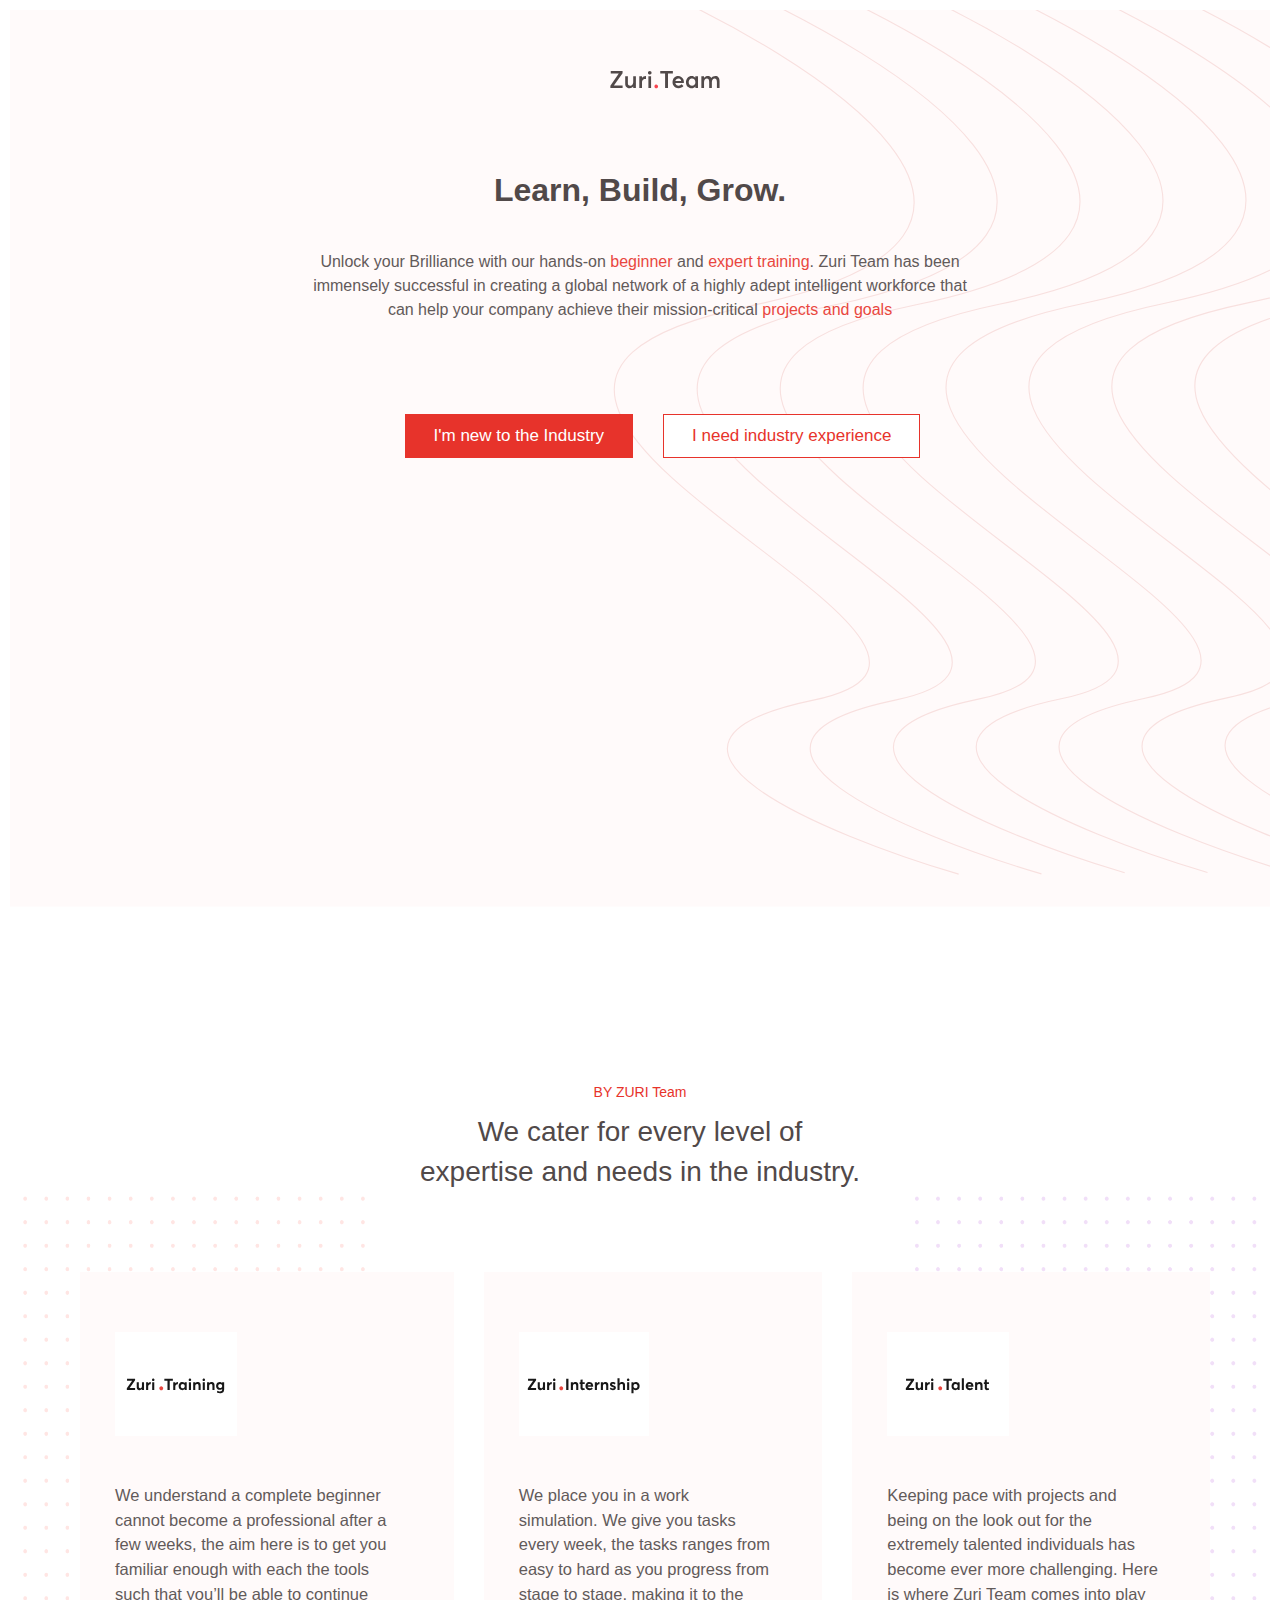
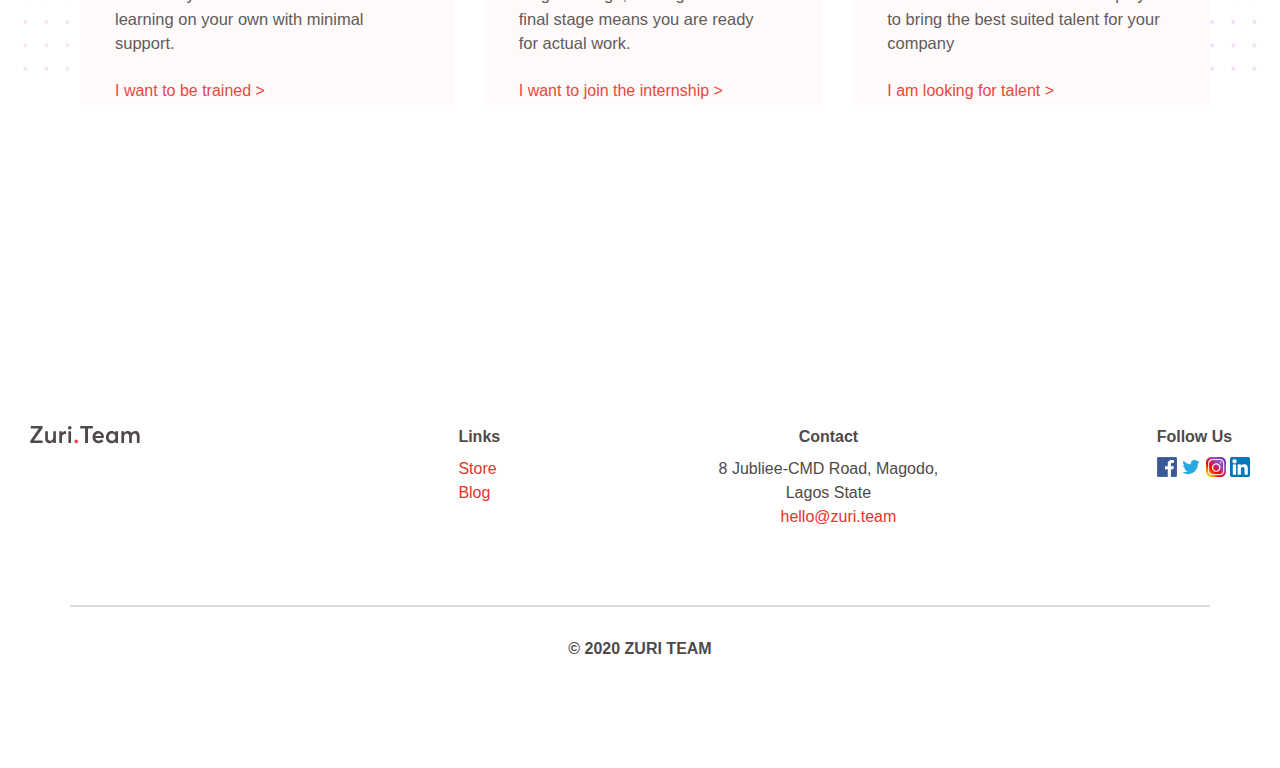
<file: index.html>
<!DOCTYPE html>
<html lang="en">

<head>
    <meta charset="UTF-8">
    <meta http-equiv="X-UA-Compatible" content="IE=edge">
    <meta name="viewport" content="width=device-width, initial-scale=1.0">
    <link href="./images/Zuri-favicon.png" rel="icon" sizes="16x16 32x32" type="image/png">
    <link rel="stylesheet" href="./style.css">

    <title>Zuri | Learn, Build, Grow.</title>
</head>

<body>

    <main>
        <section class="content-1">
            <div class="top-image">
                <img alt="Zuri logo" class="zuri-img" src="./images/zuri-logo-full.svg">
            </div>
            <div class="intro">
                <h2>Learn, Build, Grow.</h2>
                <p>Unlock your Brilliance with our hands-on <a href="https://training.zuri.team">beginner</a> and <a href="https://internship.zuri.team">expert training</a>. Zuri Team has been immensely successful in creating a global network of a highly
                    adept intelligent workforce that can help your company achieve their mission-critical <a href="https://talent.zuri.team">projects and goals</a></p>
                <div class="button">
                    <a href="index2.html">
                        <button class="my-button red-button">I'm new to the Industry</button>
                    </a>
                    <br>
                    <a href="index3.html">
                        <button class="my-button white-button">I need industry experience</button>
                    </a>
                </div>
            </div>
        </section>

        <section class="content-2">
            <div class="content-a">
                <h3>BY ZURI Team</h3>
                <p>We cater for every level of <br> expertise and needs in the industry.</p>
            </div>

            <div class="container">
                <div class="box-a">
                    <img alt="Zuri Training Logo" src="./images/zuri-training-img.svg">
                    <p>We understand a complete beginner cannot become a professional after a few weeks, the aim here is to get you familiar enough with each the tools such that you’ll be able to continue learning on your own with minimal support.</p>
                    <h3><a href="https://training.zuri.team/">I want to be trained &gt;</a></h3>
                </div>

                <div class="box-b">
                    <img alt="Zuri Internship Logo" src="./images/zuri-internship-img.svg">
                    <p>We place you in a work simulation. We give you tasks every week, the tasks ranges from easy to hard as you progress from stage to stage, making it to the final stage means you are ready for actual work. </p>
                    <h3><a href="https://internship.zuri.team/">I want to join the internship &gt;</a></h3>
                </div>

                <div class="box-c">
                    <img alt="Zuri Talent Logo" src="./images/zuri-talent-img.svg">
                    <p>Keeping pace with projects and being on the look out for the extremely talented individuals has become ever more challenging. Here is where Zuri Team comes into play to bring the best suited talent for your company</p>
                    <h3><a href="https://talent.zuri.team/">I am looking for talent &gt;</a></h3>
                </div>
            </div>

        </section>
    </main>

    <footer>
        <div class="footer-container">
            <div>
                <img alt="Zuri Logo" class="footer-logo" src="./images/zuri-logo-full.svg">
            </div>


            <div class="links">
                <h3>Links</h3>
                <a href="https://flutterwave.com/store/zuriteam">
                    <p>Store</p>
                </a>
                <a href="https://blog.zuri.team">
                    <p>Blog</p>
                </a>
            </div>

            <div class="contact">
                <div id="contact-id">
                    <h3>Contact</h3>
                </div>
                <div class="address">
                    <p>8 Jubliee-CMD Road, Magodo, <br>Lagos State</p>
                </div>
                <div class="email">
                    <p>
                        <a href="mailto:hello@zuri.com">
                        hello@zuri.team
                    </a>
                    </p>
                </div>
            </div>
            <div class="follow">
                <h3>Follow Us</h3>
                <div class="contact-icons">
                    <a target="_blank" href="https://web.facebook.com/thezuriteam"> <img alt="Zuri Facebook Handle" src="./images/facebook-logo.png" width="20px"> </a>
                    <a target="_blank" href="https://twitter.com/theZuriTeam"> <img alt="Zuri Twitter Handle" src="./images/twitter-logo.png" width="20px"> </a>
                    <a target="_blank" href="https://www.instagram.com/thezuriteam/"> <img alt="Zuri Instagram Handle" src="./images/insta-logo.png" width="20px"> </a>
                    <a href="#"> <img alt="Zuri LinkedIn Handle" src="./images/linkedin-logo.png" width="20px"> </a>
                </div>
            </div>
        </div>

        <div class="line">
            <hr>
        </div>

        <div class="copyright">
            <p> © 2020 ZURI TEAM </p>
        </div>

    </footer>
</body>

</html>
</file>
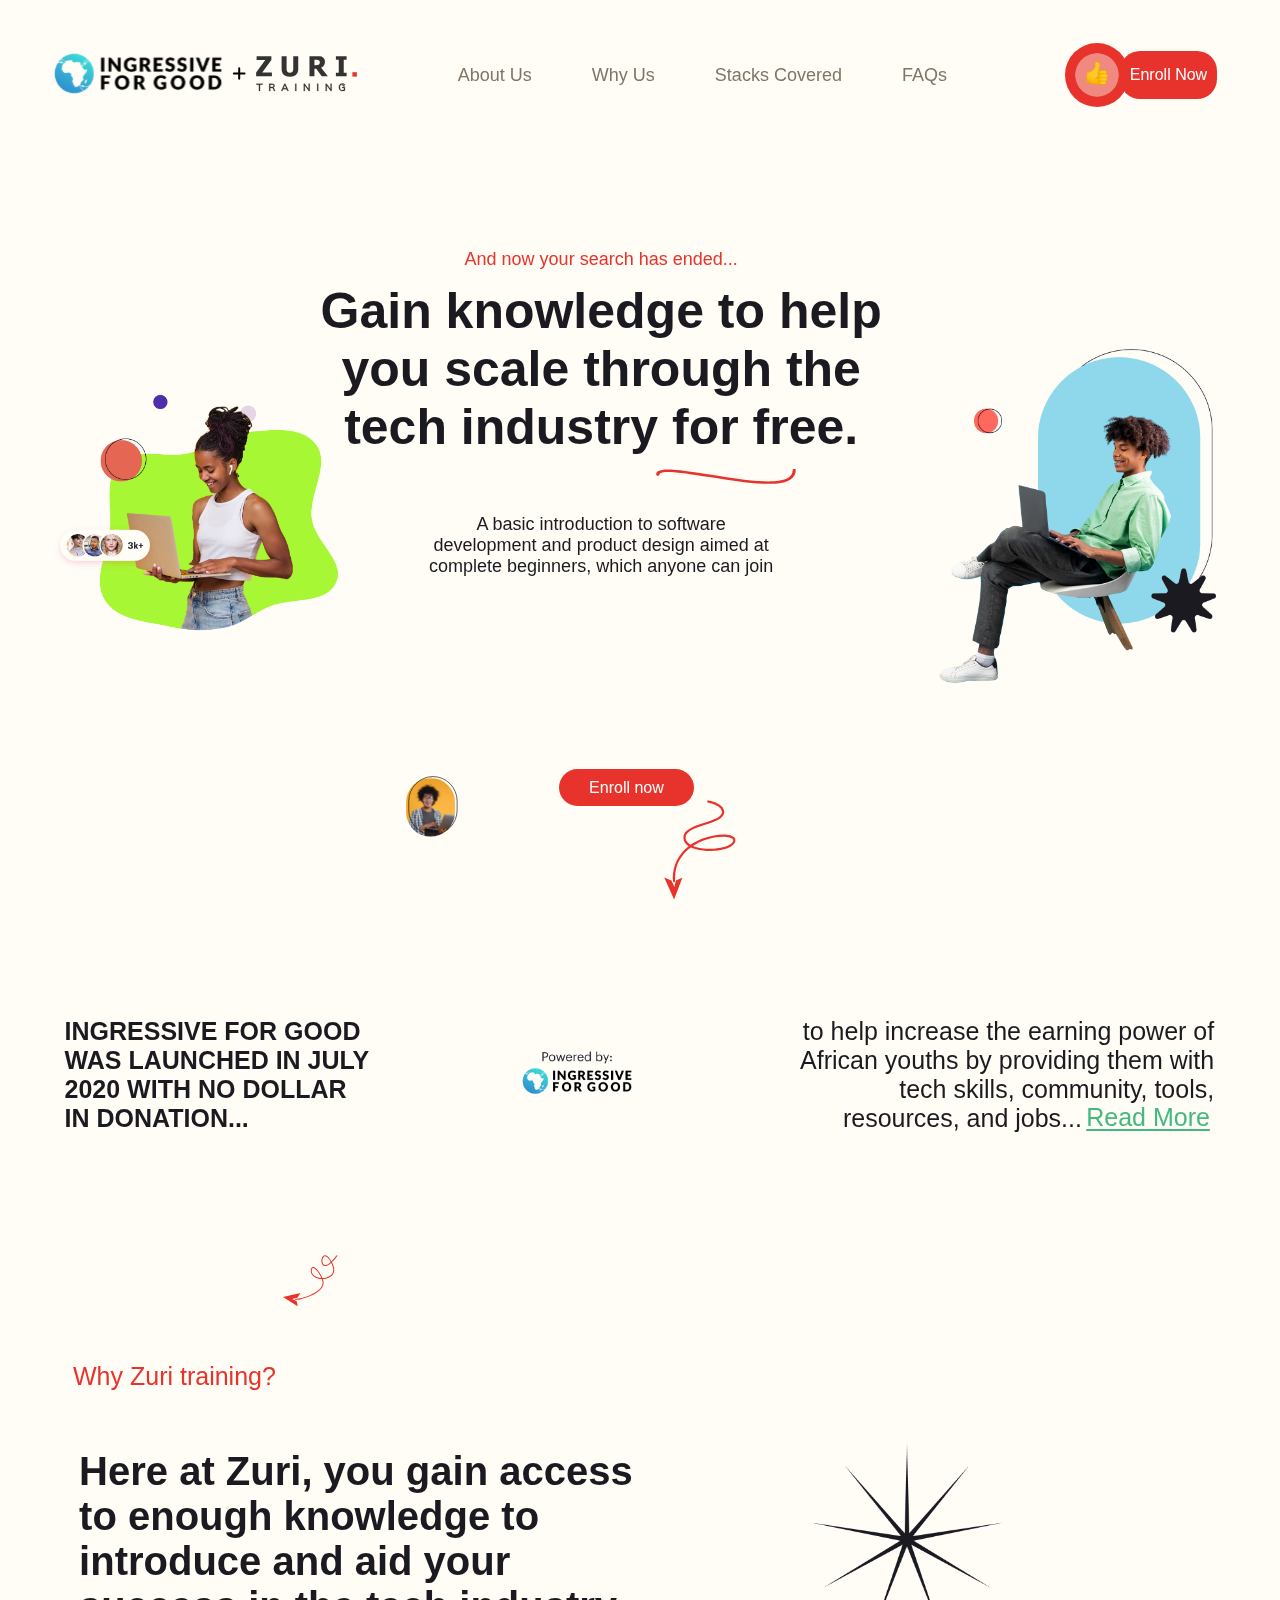
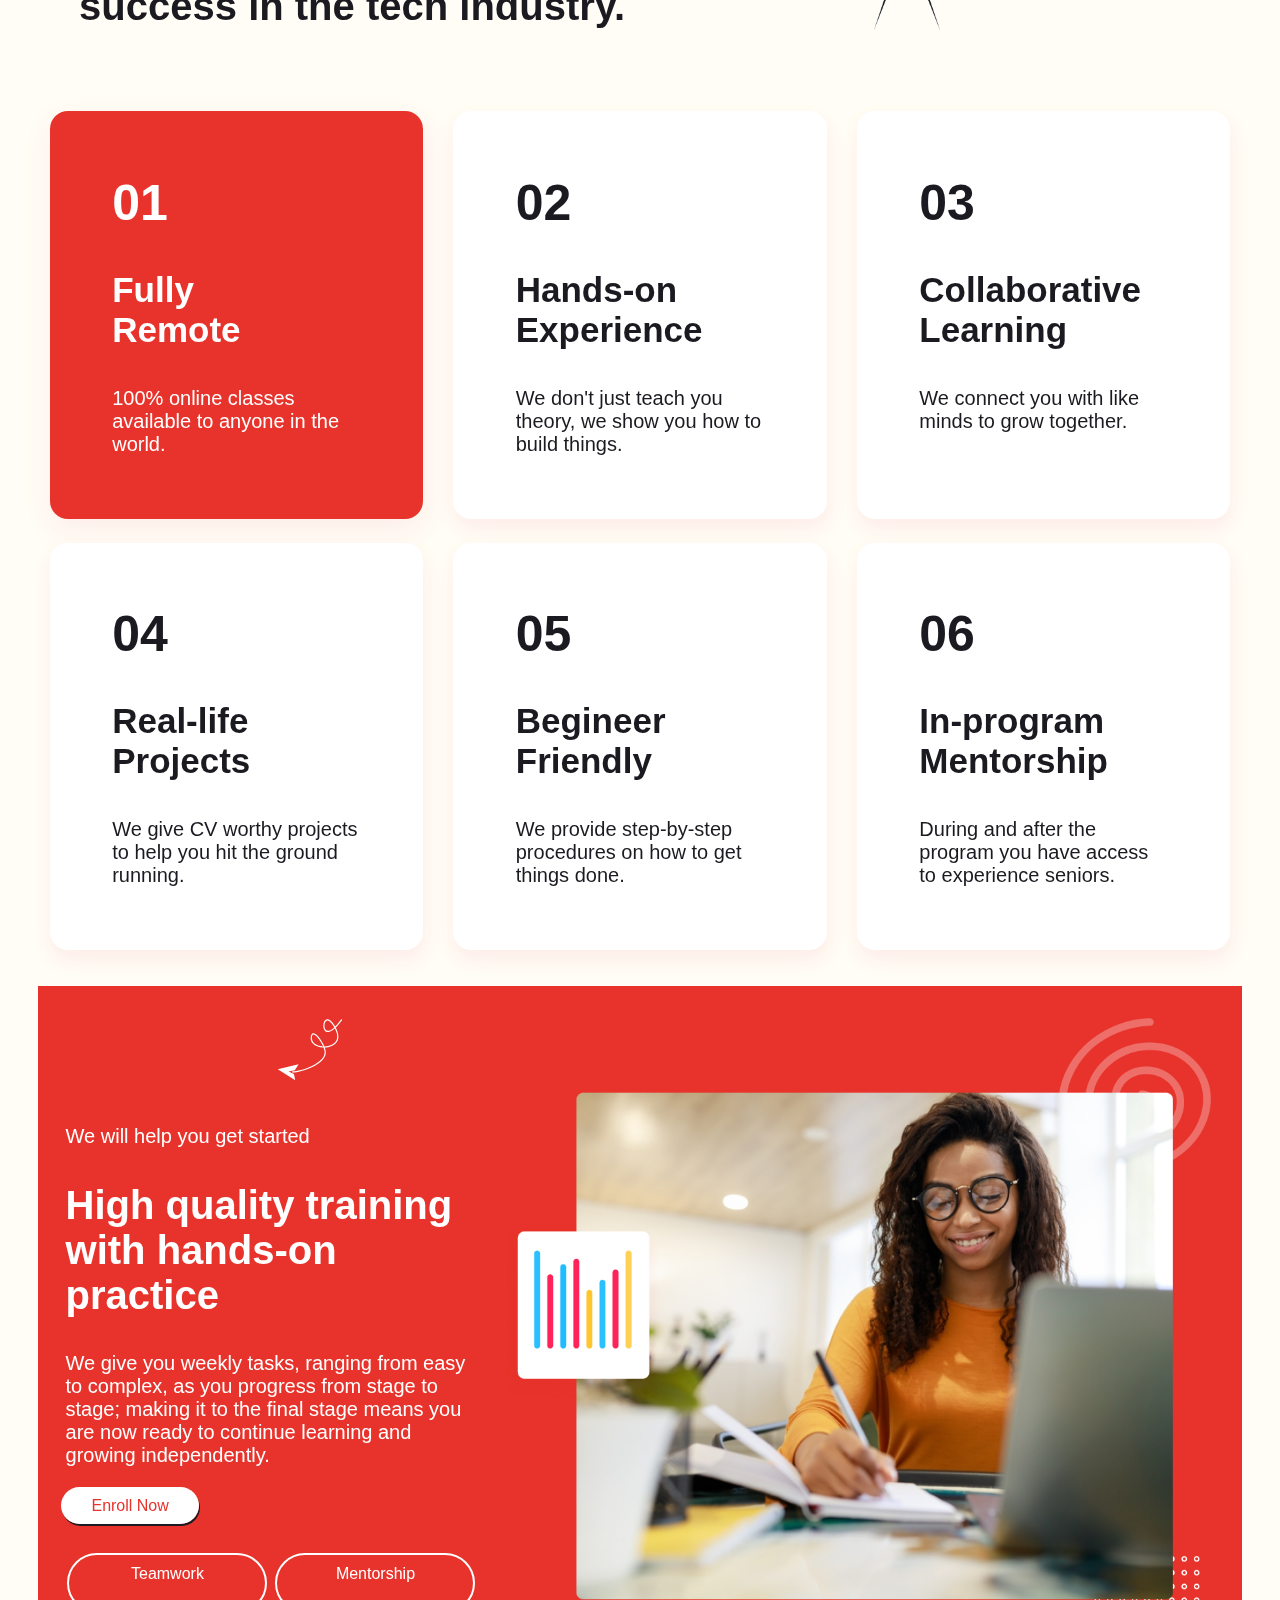
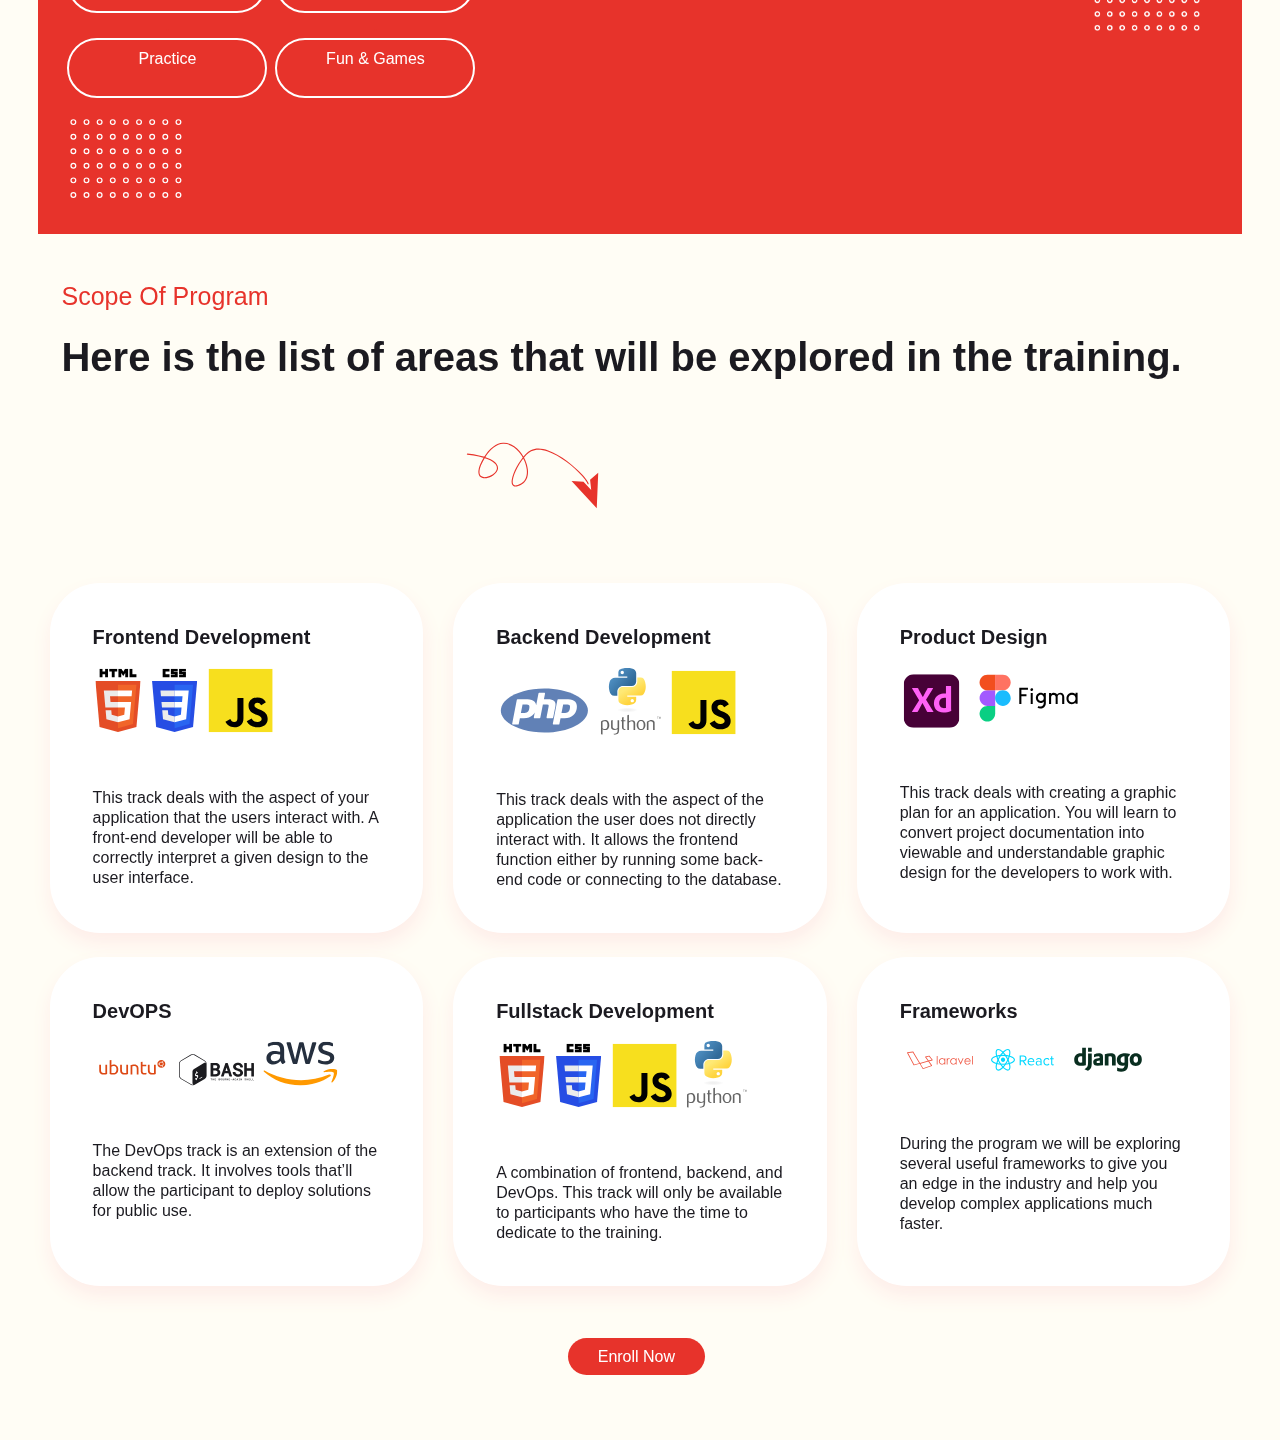
<file: index2.html>
<!DOCTYPE html>
<html lang="en">

<head>
    <meta charset="UTF-8">
    <meta http-equiv="X-UA-Compatible" content="IE=edge">
    <meta name="viewport" content="width=device-width, initial-scale=1.0">
    <title>training.zuri</title>
    <link rel="stylesheet" href="style2.css">
    <link href="./images/Zuri-favicon.png" rel="icon" sizes="16x16 32x32" type="image/png">


</head>

<body>
    <header class="nav-container">
        <div><img src="./images1/zuri logo.svg" alt="zurilogo"></div>
        <div>
            <nav>
                <a href="#">About Us</a>
                <a href="#">Why Us</a>
                <a href="#">Stacks Covered</a>
                <a href="#">FAQs</a>
            </nav>
        </div>

        <div class="btn">
            <img src="./images1/thumbs.png" alt="" class="thumbs">
            <a class="link" href="#">Enroll Now</a>
        </div>
    </header>

    <section class="first-section">
        <div>
            <img src="/images1/lady1.jpg" alt="" class="lady">
        </div>
        <div class=header-font>
            <p>And now your search has ended...</p>
            <h1>Gain knowledge to help you scale through the tech industry for free.</h1>
            <img src="./images1/line.svg" alt="" class="line">
            <p class="p-2">A basic introduction to software development and product design aimed at complete beginners, which anyone can join</p>
        </div>
        <div>
            <img src="./images1/male1.jpg" alt="" class="male">

        </div>

    </section>

    <section>
        <div class="btn-content">
            <div>
                <img src="/images1/maleface.svg" alt="" class="maleface">
            </div>
            <div class="btn-1">
                <div><a class="link-2" href="#">Enroll now</a>
                    <img src="./images1/section1wire.svg" alt="" class="wire">
                </div>
            </div>
        </div>
    </section>

    <section>

        <div class="container">

            <div class="left-content">
                <p class="p-3">INGRESSIVE FOR GOOD WAS LAUNCHED IN JULY 2020 WITH NO DOLLAR IN DONATION...</p>
            </div>

            <div>
                <img src="./images1/ingresive.jpg" alt="" class="ingressive">
            </div>

            <div>
                <p class="p-4"> to help increase the earning power of African youths by providing them with tech skills, community, tools, resources, and jobs...<a id="readmore" href="">Read More</a></p>

            </div>

        </div>

    </section>

    <section>
        <div>
            <div>
                <img src="./images1/section3wire.svg" alt="" class="wire2">
            </div>

            <div>
                <p class="p-5">Why Zuri training?</p>
            </div>


            <div class="container-1">

                <div>
                    <p class="p-6">Here at Zuri, you gain access to enough knowledge to introduce and aid your success in the tech industry.</p>
                </div>

                <div>
                    <img src="./images1/Star.jpg" alt="" class="star">
                </div>


            </div>

        </div>
    </section>

    <section>
        <div class="cards">
            <div class="card-1">
                <h1 id="card-h0">01</h1>
                <p id="card-h03">Fully <br> Remote</p>
                <p id="card-p0">100% online classes available to anyone in the world.</p>
            </div>

            <div class="card-2">
                <h1 id="card-h1">02</h1>
                <p id="card-h3">Hands-on Experience</p>
                <p id="card-p">We don't just teach you theory, we show you how to build things.</p>
            </div>

            <div class="card-2">
                <h1 id="card-h1">03</h1>
                <p id="card-h3">Collaborative Learning</p>
                <p id="card-p">We connect you with like minds to grow together.

                </p>
            </div>

        </div>
        <div class="cards">
            <div class="card-2">
                <h1 id="card-h1">04</h1>
                <p id="card-h3">Real-life Projects</p>
                <p id="card-p">We give CV worthy projects to help you hit the ground running.

                </p>
            </div>

            <div class="card-2">
                <!-- <img src="./curve5.svg" alt="" id="curve-5"> -->
                <h1 id="card-h1">05</h1>
                <p id="card-h3">Begineer Friendly</p>
                <p id="card-p">We provide step-by-step procedures on how to get things done.</p>
            </div>

            <div class="card-2">
                <h1 id="card-h1">06</h1>
                <p id="card-h3">In-program Mentorship</p>
                <p id="card-p">During and after the program you have access to experience seniors.</p>
            </div>

        </div>

    </section>

    <section>

        <div class="container-2">
            <div class="left-content-1">
                <img src="./images1/section5wire.svg" alt="" class="wire3">
                <p class="p-7">We will help you get started</p>
                <p class="p-8">High quality training with hands-on practice</p>
                <p class="p-7">We give you weekly tasks, ranging from easy to complex, as you progress from stage to stage; making it to the final stage means you are now ready to continue learning and growing independently.</p>
                <a class="link-3" href="#">Enroll Now</a>

                <div class="mini-links">
                    <div>
                        <div class="left-mini">Teamwork</div>
                        <p>.</p>
                        <div class="left-mini">Practice</div>
                    </div>

                    <div>
                        <div class="right-mini">Mentorship</div>
                        <p>.</p>
                        <div class="right-mini">Fun & Games</div>
                    </div>
                </div>

                <div>
                    <img src="./images1/dotsection5.svg" alt="" class="dot-1">
                </div>

            </div>
            <div>
                <img src="./images1/section5-image.png" alt="" class="image">

            </div>
        </div>
    </section>

    <section>
        <div>
            <p class="p-9">Scope Of Program</p>
            <p class="p-10">Here is the list of areas that will be explored in the training.</p>
            <img src="./images1/section6.svg" alt="" class="wire4">
        </div>

        <div class="course-cards">
            <div class="card-a">
                <h1 class="p-11">Frontend Development</h1>
                <div id="logo-1">
                    <img src="./images1/html.svg" alt="">
                    <img src="./images1/css-3 logo.svg" alt="">
                    <img src="./images1/javascript logo.svg" alt="">
                </div>
                <p class="p-12">This track deals with the aspect of your application that the users interact with. A front-end developer will be able to correctly interpret a given design to the user interface.</p>
            </div>

            <div class="card-a">
                <h1 class="p-11">Backend Development</h1>
                <div id="logo-1">
                    <img src="./images1/php2 logo.svg" alt="">
                    <img src="./images1/python-4 logo.svg" alt="">
                    <img src="./images1/javascript logo.svg" alt="">
                </div>
                <p class="p-12">This track deals with the aspect of the application the user does not directly interact with. It allows the frontend function either by running some back-end code or connecting to the database.</p>
            </div>

            <div class="card-a">
                <h1 class="p-11">Product Design</h1>
                <div id="logo-1">
                    <img src="./images1/adobe-xd logo.svg" alt="">
                    <img src="./images1/Figma logo.svg" alt="">
                </div>
                <p class="p-12">This track deals with creating a graphic plan for an application. You will learn to convert project documentation into viewable and understandable graphic design for the developers to work with.</p>
            </div>

        </div>

        <div class="course-cards">
            <div class="card-a">
                <h1 class="p-11">DevOPS</h1>
                <div id="logo-1">
                    <img src="./images1/Ubuntu logo.svg" alt="" id="logo-a">
                    <img src="./images1/Bash logo.svg" alt="" id="logo-a">
                    <img src="./images1/aws logo.svg" alt="" id="logo-a">
                </div>
                <p class="p-12">The DevOps track is an extension of the backend track. It involves tools that’ll allow the participant to deploy solutions for public use.</p>
            </div>

            <div class="card-a">
                <h1 class="p-11">Fullstack Development</h1>
                <div id="logo-1">
                    <img src="./images1/html.svg" alt="">
                    <img src="./images1/css-3 logo.svg" alt="">
                    <img src="./images1/javascript logo.svg" alt="">
                    <img src="./images1/python-4 logo.svg" alt="">
                </div>
                <p class="p-12">A combination of frontend, backend, and DevOps. This track will only be available to participants who have the time to dedicate to the training.</p>
            </div>

            <div class="card-a">
                <h1 class="p-11">Frameworks</h1>
                <div id="logo-1">
                    <img src="./images1/Laravel logo.svg" alt="" id="logo-a">
                    <img src="./images1/React logo.svg" alt="" id="logo-a">
                    <img src="./images1/Django logo.svg" alt="" id="logo-a">
                </div>
                <p class="p-12">During the program we will be exploring several useful frameworks to give you an edge in the industry and help you develop complex applications much faster.</p>
            </div>

        </div>

        <div class="btn-4">
            <a class="link-4" href="">Enroll Now</a>
        </div>
    </section>


    <section>




    </section>


</body>

</html>
</file>
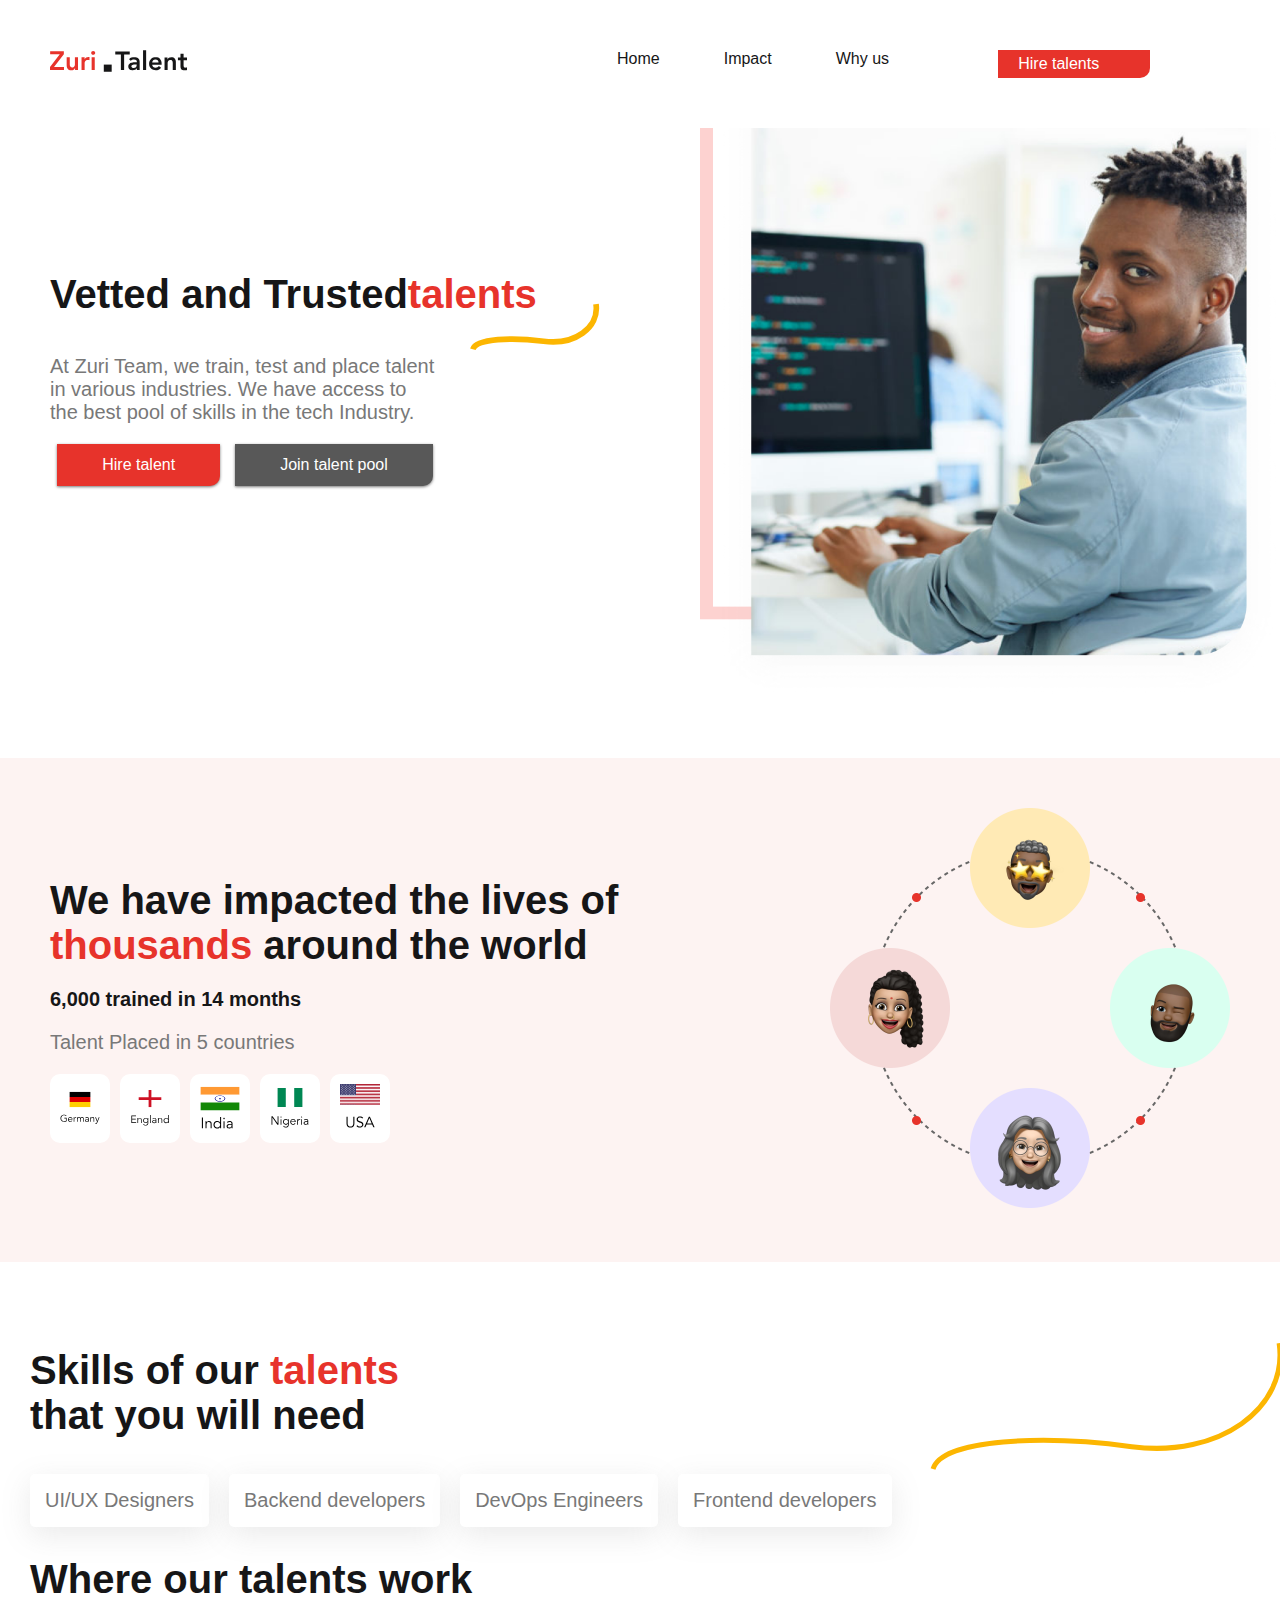
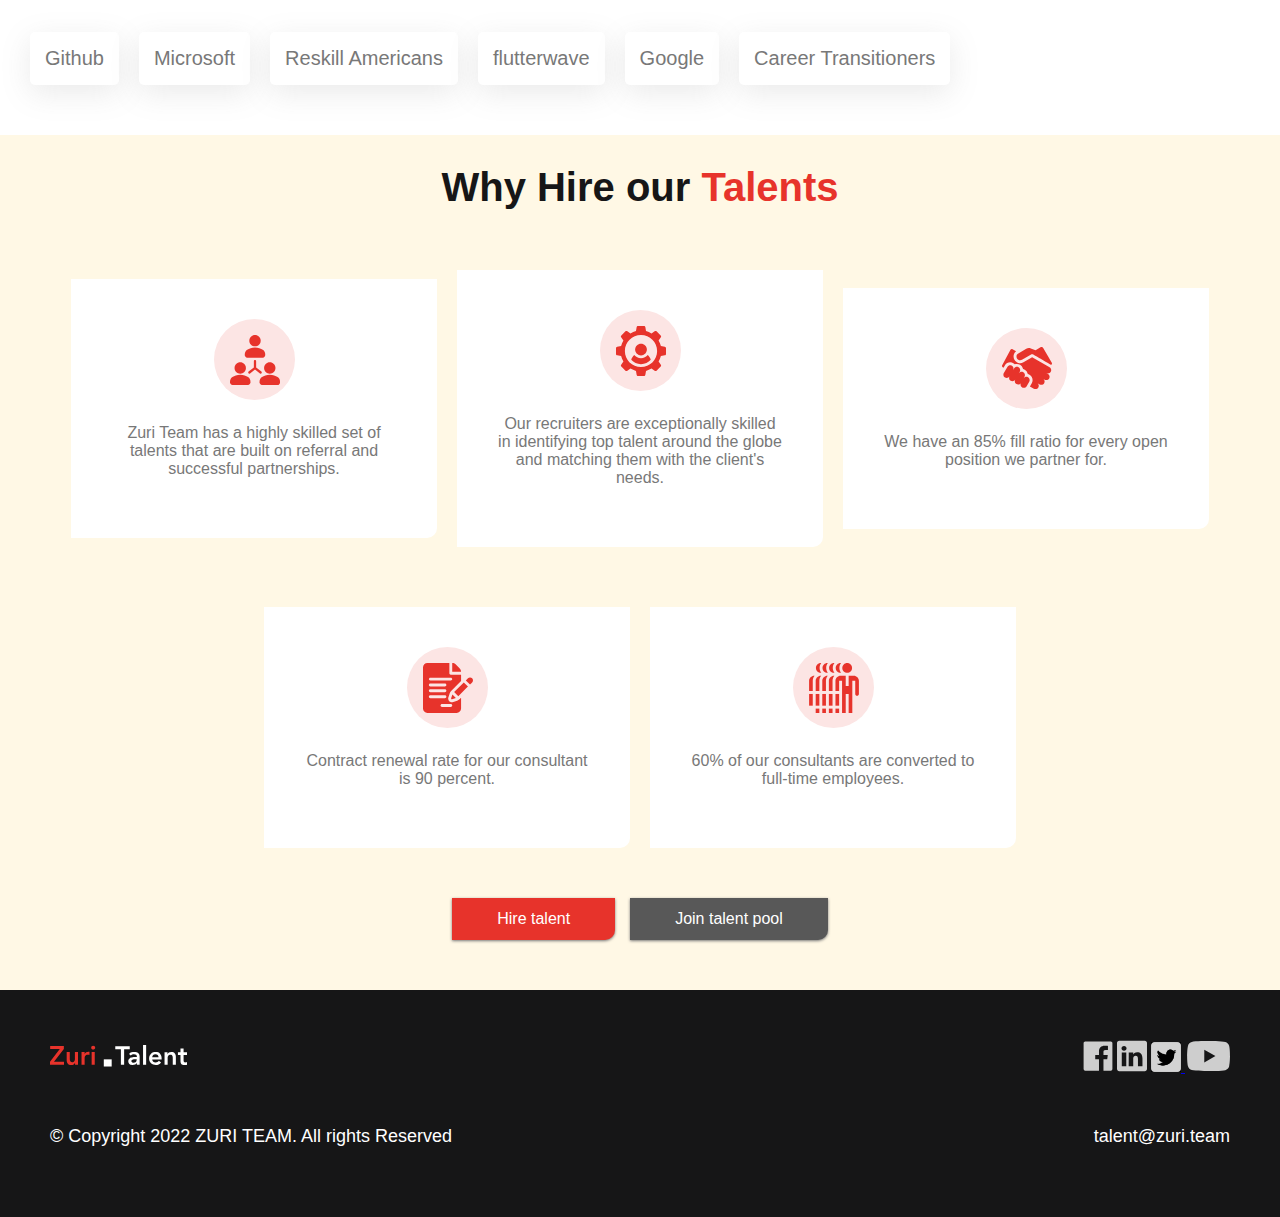
<file: index3.html>
<!DOCTYPE html>
<html lang="en">

<head>
    <meta charset="UTF-8">
    <meta http-equiv="X-UA-Compatible" content="IE=edge">
    <meta name="viewport" content="width=device-width, initial-scale=1.0">
    <title>Zuri</title>
    <link rel="stylesheet" href="style3.css">
    <link href="./images/Zuri-favicon.png" rel="icon" sizes="16x16 32x32" type="image/png">
</head>

<body>
    <nav class="nav-container">
        <div><img src="./images1/logo2.svg" alt="logo"></div>
        <div class="nav-links"> <a href="">Home</a>
            <a href="#impact">Impact</a>
            <a href="#why us">Why us</a>
        </div>
        <div class="btn-1">
            <a id="hire-text" href="">Hire talents</a>
        </div>
    </nav>

    <section>
        <div class="first-section">
            <div class="left-content">
                <p>Vetted and Trusted<span>talents</span></p>
                <img src="./images1/thick2.svg" alt="thick" class="thick-2">
                <p class="p-one">At Zuri Team, we train, test and place talent in various industries. We have access to the best pool of skills in the tech Industry. </p>

                <div class="btns">
                    <a href=""><button class="left">Hire talent</button></a>
                    <a href=""><button class="right">Join talent pool</button></a>
                </div>
            </div>
            <div>
                <img class="section1-image" src="./images1/section1.png" alt="image">
            </div>
            <div>
                <img class="line-1" src="./images1/line1.svg" alt="image">
            </div>

        </div>

    </section>

    <section>
        <div class="section-2" id="impact">
            <div>
                <p>We have impacted the lives of <span>thousands</span> around the world</p>
                <p class="p-two">6,000 trained in 14 months</p>
                <p class="p-one">Talent Placed in 5 countries</p>
                <div class="flags">
                    <img class="flag-border" id="flag-size" src="./images1/GER.svg" alt="GER">
                    <img class="flag-border" id="flag-size" src="./images1/ENG.svg" alt="ENG">
                    <img class="flag-border" id="flag-size" src="./images1/ind.svg" alt="ind">
                    <img class="flag-border" id="flag-size" src="./images1/NIG.svg" alt="NIG">
                    <img class="flag-border" id="flag-size" src="./images1/ussa.svg" alt="usa">
                </div>
            </div>
            <div>
                <img class="image" src="./images1/section2.png" alt="image">

            </div>

        </div>
    </section>

    <section class="section-3">
        <div class="header-line">
            <div>
                <p class="p-three" id="header-text">Skills of our <span>talents</span> that you will need</p>
            </div>
            <div>
                <img class="line-3" src="./images1/line1.svg" alt="image">
            </div>
        </div>

        <div class="talent-list">
            <a href=""> <button class="talent-btns">UI/UX Designers</button></a>
            <a href=""> <button class="talent-btns">Backend developers</button></a>
            <a href=""> <button class="talent-btns">DevOps Engineers</button></a>
            <a href=""> <button class="talent-btns">Frontend developers</button></a>
        </div>

        <div>
            <p class="p-three" id="header-text">Where our talents work</p>
        </div>

        <div class="talent-list">
            <a href=""> <button class="talent-btns">Github</button></a>
            <a href=""> <button class="talent-btns">Microsoft</button></a>
            <a href=""> <button class="talent-btns">Reskill Americans</button></a>
            <a href=""> <button class="talent-btns">flutterwave</button></a>
            <a href=""> <button class="talent-btns">Google</button></a>
            <a href=""> <button class="talent-btns">Career Transitioners</button></a>
        </div>

    </section>

    <section class="section-4" id="why us">
        <div>
            <p class="p-four">Why Hire our <span>Talents</span></p>
        </div>

        <!-- <div>
            <img class="rope" src="./images1/rope.svg" alt="">
        </div> -->

        <div class="why-hire">
            <div class="containers">
                <img class="container-icons" src="./images1/people.svg" alt="image">
                <p class="p-five">Zuri Team has a highly skilled set of talents that are built on referral and successful partnerships.</p>
            </div>

            <div class="containers">
                <img class="container-icons" src="./images1/mech.svg" alt="image">
                <p class="p-five">Our recruiters are exceptionally skilled in identifying top talent around the globe and matching them with the client's needs.</p>
            </div>

            <div class="containers">
                <img class="container-icons" src="./images1/hand2.svg" alt="image">
                <p class="p-five">We have an 85% fill ratio for every open position we partner for.</p>
            </div>
        </div>

        <div class="why-hire">
            <div class="containers">
                <img class="container-icons" src="./images1/write.svg" alt="image">
                <p class="p-five">Contract renewal rate for our consultant is 90 percent.</p>
            </div>

            <div class="containers">
                <img class="container-icons" src="./images1/many.svg" alt="">
                <p class="p-five">60% of our consultants are converted to full-time employees.</p>
            </div>

        </div>

        <div class="btns-1">
            <a href=""><button class="left">Hire talent</button></a>
            <a href=""><button class="right">Join talent pool</button></a>
        </div>
    </section>

    <footer>
        <div class="logo-social">
            <div><img src="./images1/logo.svg" alt=""></div>
            <div>
                <a target="_blank" href="https://web.facebook.com/thezuriteam">
                    <img class="icons" src="./images1/facebook.svg" alt=""></a>
                <a target="_blank" href="https://www.linkedin.com/company/zuri-team">
                    <img class="icons" src="./images1/linkd.svg" alt=""></a>
                <a target="_blank" href="https://twitter.com/theZuriTeam">
                    <img src="./images1/twit.png " alt=" " style="width: 30px ; ">
                </a>
                <a target="_blank" href="https://youtube.com/thezuriteam">
                    <img class="icons " src="./images1/youtube.svg " alt=" " style="width: 45px ; ">
                </a>
            </div>
        </div>

        <div class="copyright">
            <div>
                <p class="copyright-info">© Copyright 2022 ZURI TEAM. All rights Reserved</p>
            </div>

            <div>
                <a target="_blank" class="copyright-info" href="mailto:talent@zuri.team">talent@zuri.team</a>
            </div>
        </div>
    </footer>
</body>

</html>
</file>
<file: style.css>
@import url('http://fonts.cdnfonts.com/css/graphik');
@font-face {
    font-family: Averta;
    src: url(https://res.cloudinary.com/dafsch2zs/raw/upload/v1596618987/Zuri%20Landing/AvertaDemoPECuttedDemo-Regular_dghpn7.otf);
}

* {
    margin: 0;
    padding: 0;
    box-sizing: border-box;
    font-family: 'Averta' 'Graphik' sans-serif;
}

body {
    width: 100%;
    padding: 10px;
    font-size: 16px;
    line-height: 1.5;
    color: #514949;
    text-align: left;
    background-color: white;
    text-decoration: none;
    font-family: 'Averta', 'Graphik', sans-serif;
}

body a {
    text-decoration: none;
    color: #E7332B;
}

.content-1 {
    height: 100vh;
    background-image: url(./images/hero-bg.svg);
    background-size: cover;
    background-position: center center;
    background-repeat: no-repeat;
}

.top-image {
    margin: auto;
    display: flex;
    padding-top: 60px;
    margin-bottom: 67px;
}

.zuri-img {
    display: flex;
    margin-left: 550px;
}

.intro {
    padding: 10px;
    max-width: 700px;
    margin: 0 auto;
    text-align: center;
}

.intro h2 {
    color: #514949;
    font-size: 2rem;
    ;
    font-weight: 800;
    margin-bottom: 36px;
    text-align: center;
    line-height: 48px;
}

.intro p {
    margin-top: 0;
    margin-bottom: 1rem;
    line-height: 24px;
    color: #514949;
    opacity: 0.9;
    text-align: center;
}

.button {
    margin-top: 82px;
    margin-left: 45px;
    display: flex;
    flex-wrap: wrap;
    justify-content: center;
    padding: 10px;
    gap: 3px;
}

.my-button {
    padding: 11px 28px;
    border: 1px solid #E7332B;
    font-size: 17px;
}

.red-button {
    background-color: #E7332B;
    color: white;
    margin-right: 24px;
}

.white-button {
    background-color: white;
    color: #E7332B;
}

.red-button:hover {
    background-color: white;
    color: #E7332B;
}

.white-button:hover {
    background-color: #E7332B;
    color: white;
}

section.content-2 {
    background-color: white;
    overflow: hidden;
}

.content-a {
    margin-top: 170px;
    text-align: center;
}

.content-a h3 {
    font-size: 14px;
    line-height: 24px;
    color: #E7332B;
    font-weight: 100;
}

.content-a p {
    font-size: 28px;
    line-height: 40px;
    color: #514949;
    text-align: center;
    margin-top: 8px;
}

.container {
    margin-top: 0;
    padding-top: 0;
    display: flex;
    flex-direction: row;
    gap: 30px;
    padding-top: 50px;
    padding-left: 2px;
    color: #514949;
    font-size: 16.5px;
    font-weight: 200;
    opacity: 0.9;
}

.container img {
    margin-top: 60px;
    margin-left: 35px;
    padding-bottom: 40px;
}

.box-a {
    background-color: #fffafa;
    margin-left: 10px;
}

.box-b {
    background-color: #fffafa;
}

.box-c {
    background-color: #fffafa;
}

.container p {
    margin-left: 35px;
    padding-right: 50px;
    padding-bottom: 20px;
}

.container a {
    font-size: 16px;
    padding-left: 35px;
    font-weight: 100;
}

.footer-container {
    margin-top: 300px;
    padding-top: 10px;
    display: flex;
    flex-direction: row;
    justify-content: space-between;
    margin-bottom: 56px;
    padding: 20px;
}

.footer-container h3 {
    font-size: 16px;
    font-weight: 700;
    color: #514949;
    margin-bottom: 8px;
}

.line hr {
    margin-left: 60px;
    margin-right: 60px;
    opacity: 0.2;
    border: 0.7px solid #514949;
}

.copyright p {
    padding-top: 30px;
    text-align: center;
    font-size: 16px;
    line-height: 24px;
    font-weight: bold;
    color: #514949;
    padding-bottom: 97px;
}


/* Extra small devices (phones, 600px and down) */

@media only screen and (max-width: 600px) {
    .content-1 {
        align-items: center;
    }
    .top-image {
        margin-left: -70px !important;
        display: flex;
        padding-top: 60px;
        margin-bottom: 67px;
    }
    .zuri-img {
        display: flex;
    }
    .white-button {
        margin-top: 20px;
        margin-right: 20px;
    }
    .container {
        flex-direction: column;
    }
    .container p {
        font-size: 17px;
        background-image: none !important;
    }
    .footer-container {
        flex-direction: column;
        align-items: center;
    }
    .footer-logo {
        width: 150px;
        padding-bottom: 30px;
    }
    .footer-container h3 {
        font-size: x-large;
    }
    .links p {
        font-size: 16px;
        padding-bottom: 10px;
        padding-left: 10px;
    }
    #contact-id {
        padding-left: 80px;
    }
    .address {
        text-align: center;
        font-size: 14px;
        padding-right: 5px;
        padding-bottom: 20px;
        padding-left: 30px;
    }
    .email {
        padding-left: 75px;
        font-size: 14px;
        font-weight: 100;
        padding-bottom: 30px;
    }
    .follow {
        text-align: center;
    }
    .follow h3 {
        font-size: x-large;
        padding-bottom: 10px;
        padding-left: 10px;
    }
    .line {
        padding-top: 70px;
    }
}


/* Medium devices (landscape tablets, 768px and up) */

@media only screen and (max-width: 768px) {
    .content-1 {
        align-items: center;
    }
    .zuri-img {
        display: flex;
        margin-left: 320px !important;
    }
    .container {
        flex-direction: column;
    }
    .container p {
        font-size: 17px;
        background-image: none !important;
    }
    .footer-container {
        flex-direction: column;
        align-items: center;
    }
    .footer-logo {
        width: 150px;
        padding-bottom: 30px;
    }
    .footer-container h3 {
        font-size: x-large;
    }
    .links p {
        font-size: 16px;
        padding-bottom: 10px;
        padding-left: 10px;
    }
    #contact-id {
        padding-left: 80px;
    }
    .address {
        text-align: center;
        font-size: 14px;
        padding-right: 5px;
        padding-bottom: 20px;
        padding-left: 30px;
    }
    .email {
        padding-left: 75px;
        font-size: 14px;
        font-weight: 100;
        padding-bottom: 30px;
    }
    .follow {
        text-align: center;
    }
    .follow h3 {
        font-size: x-large;
        padding-bottom: 10px;
        padding-left: 10px;
    }
    .line {
        padding-top: 70px;
    }
}


/* Large devices (laptops/desktops, 992px and up) */

@media only screen and (max-width: 992px) {
    .content-1 {
        align-items: center;
    }
    .zuri-img {
        display: flex;
        margin-left: 450px;
    }
    .container p {
        font-size: 17.5px;
    }
}


/* Extra large devices (large laptops and desktops, 1200px and up) */

@media only screen and (min-width: 1200px) {
    .zuri-img {
        display: flex;
        margin-left: 600px;
    }
    .container {
        padding-top: 80px;
        padding-left: 60px;
        padding-right: 60px;
        background-image: url('./images/left-img.png'), url('./images/right-img.png');
        background-repeat: no-repeat;
        background-size: 355px 475px, 355px 475px;
        background-position: top 10% left 0%, top 10% right 0%;
    }
    .address {
        margin-right: 200px;
    }
    .links {
        padding-left: 300px;
    }
    .contact {
        padding-top: 0;
        text-align: center;
    }
    .contact p {
        text-align: center;
        padding-left: 200px;
    }
    .email p {
        padding-right: 180px;
    }
}
</file>
<file: style2.css>
@import url('http://fonts.cdnfonts.com/css/graphik');
    * {
        padding: 1%;
        margin: 0%;
        box-sizing: border-box;
    }
    
    body {
        background-color: #fffdf5;
        margin: auto;
    }
    
    .nav-container {
        display: flex;
        align-items: center;
        /* position: fixed; */
        background-color: #fffdf5;
    }
    
    nav a {
        text-decoration: none;
        font-size: 18px;
        padding-left: 50px;
        font-family: 'Graphik', sans-serif;
        color: #817567;
    }
    
    nav {
        width: 50vw;
        padding-left: 30px;
    }
    
    .btn {
        display: flex;
        align-items: center;
        width: 100px;
    }
    
    .thumbs {
        background-color: #e7332b;
        border-radius: 100px;
        margin-left: -75px;
        padding: 10px;
        position: absolute;
        width: 5%;
    }
    
    .link {
        /* position: initial; */
        background-color: #e7332b;
        padding: 15px 10px;
        text-decoration: none;
        color: #ffffff;
        border-radius: 20px;
        margin-left: -20px;
        font-family: 'Graphik', sans-serif;
    }
    
    .btn {
        /* background-color: #e7332b; */
        width: 600px;
        padding: 3px 10px;
        border-radius: 20px;
        margin-left: 100px;
    }
    /* Section 2 */
    
    .first-section {
        display: flex;
        flex-direction: row;
        align-items: center;
        text-align: center;
        /* background-color: #817567; */
    }
    
    .lady {
        width: 150%;
        mix-blend-mode: darken;
        margin: auto;
        padding-top: 200px;
    }
    
    .male {
        width: 300px;
        mix-blend-mode: darken;
        padding-top: 200px;
    }
    
    .header-font {
        text-align: center;
        align-items: center;
        justify-content: center;
        width: 500%;
        padding-bottom: 50px;
    }
    
    h1 {
        color: #1b1a20;
        font-family: 'Graphik', sans-serif;
        text-align: center;
        font-size: 50px;
        width: 100%;
    }
    
    p {
        color: #e7332b;
        font-family: 'Graphik', sans-serif;
        text-align: center;
        font-size: 18px;
        margin: auto;
    }
    
    .p,
    .p-2 {
        color: #1b1a20;
        padding-top: 20px;
        position: relative;
        font-family: 'Graphik', sans-serif;
        width: 60%;
        text-align: center;
    }
    
    .line {
        width: 25%;
        margin-left: 250px;
    }
    
    .btn-1 {
        display: flex;
        flex-direction: column;
        color: #ffffff;
        align-items: center;
        justify-content: center;
        /* background-color: aqua; */
    }
    
    .link-2 {
        text-decoration: none;
        background-color: #e7332b;
        color: #ffffff;
        border-radius: 20px;
        font-family: 'Graphik', sans-serif;
        padding: 10px 30px;
    }
    
    .wire {
        width: 80px;
        margin-left: 100px;
    }
    
    .btn-content {
        display: flex;
        justify-content: center;
        gap: 50px;
    }
    
    .maleface {
        width: 70%;
        /* margin-right: 50px; */
    }
    /* Section 3 */
    
    .container {
        display: flex;
        font-family: 'Graphik', sans-serif;
        align-items: center;
        justify-content: center;
        gap: 80px;
    }
    
    .ingressive {
        mix-blend-mode: darken;
        width: 200px;
    }
    
    .p-3 {
        font-family: 'Graphik', sans-serif;
        font-size: 25px;
        color: #1b1a20;
        font-weight: bold;
        text-align: left;
    }
    
    .p-4 {
        font-family: 'Graphik', sans-serif;
        font-size: 25px;
        color: #1b1a20;
        font-weight: lighter;
        text-align: right;
    }
    
    #readmore {
        color: #43b97f;
        cursor: pointer;
    }
    
    .wire2 {
        width: 100px;
        margin-left: 200px;
    }
    
    .p-5 {
        font-family: 'Graphik', sans-serif;
        font-size: 25px;
        color: #e7332b;
        font-weight: normal;
        text-align: left;
    }
    
    .container-1 {
        display: flex;
        align-items: left;
        align-items: center;
        justify-content: center;
        gap: 100px;
    }
    
    .p-6 {
        font-family: 'Graphik', sans-serif;
        font-size: 40px;
        color: #1b1a20;
        font-weight: bolder;
        text-align: left;
    }
    
    .star {
        mix-blend-mode: darken;
        width: 200px;
        margin-right: 200px;
    }
    /* Section 4 */
    
    .cards {
        display: flex;
        /* flex-direction: column;
    width: 100%; */
        gap: 30px;
    }
    
    .card-1 {
        border-radius: 18px;
        padding: 60px;
        background-color: #e7332b;
        width: 33.3%;
        align-items: center;
        justify-content: center;
        box-shadow: 1px 10px 30px #feece8;
    }
    
    .card-2 {
        border-radius: 18px;
        padding: 60px;
        background-color: #ffffff;
        width: 33.3%;
        align-items: center;
        justify-content: center;
        box-shadow: 1px 10px 20px #feece8;
        ;
    }
    /* #curve-5 {
        width: 150px;
        position: relative;
        padding-left: 50px;
        margin-top: 50px;
    } */
    
    #card-h0 {
        font-family: 'Graphik', sans-serif;
        font-size: 50px;
        color: #ffffff;
        text-align: left;
    }
    
    #card-h03 {
        font-family: 'Graphik', sans-serif;
        color: #ffffff;
        font-size: 35px;
        text-align: left;
        font-weight: bold;
        padding-top: 35px;
    }
    
    #card-p0 {
        font-family: 'Graphik', sans-serif;
        color: #ffffff;
        font-size: 20px;
        text-align: left;
        padding-top: 35px;
    }
    
    #card-h1 {
        font-family: 'Graphik', sans-serif;
        font-size: 50px;
        text-align: left;
        color: #1b1a20;
        text-align: left;
    }
    
    #card-h3 {
        font-family: 'Graphik', sans-serif;
        color: #1b1a20;
        font-size: 35px;
        text-align: left;
        font-weight: bold;
        padding-top: 35px;
    }
    
    #card-p {
        font-family: 'Graphik', sans-serif;
        color: #1b1a20;
        font-size: 20px;
        text-align: left;
        padding-top: 35px;
    }
    /* Section 5 */
    
    .container-2 {
        display: flex;
        background-color: #e7332b;
    }
    
    .wire3 {
        width: 100px;
        margin-left: 200px;
    }
    
    .p-7 {
        font-family: 'Graphik', sans-serif;
        color: #ffffff;
        font-size: 20px;
        text-align: left;
        padding-top: 30px;
        padding-bottom: 30px;
    }
    
    .p-8 {
        font-family: 'Graphik', sans-serif;
        font-size: 40px;
        font-weight: bold;
        color: #ffffff;
        text-align: left;
    }
    
    .image {
        width: 100%;
    }
    
    .left-content-1 {
        width: 50%;
    }
    
    .link-3 {
        text-decoration: none;
        background-color: #ffffff;
        color: #e7332b;
        border-radius: 20px;
        font-family: 'Graphik', sans-serif;
        padding: 10px 30px;
        box-shadow: #1b1a20 1px 2px;
    }
    
    .mini-links {
        display: flex;
        align-items: center;
        margin: 5px;
        margin-top: 30px;
        width: 100%;
        justify-content: center;
    }
    
    .left-mini {
        color: #ffffff;
        font-family: 'Graphik', sans-serif;
        padding: 10px 20px;
        border-radius: 30px;
        border: 2px solid #ffffff;
        text-align: center;
        justify-content: center;
        width: 200px;
        height: 60px;
    }
    
    .right-mini {
        color: #ffffff;
        font-family: 'Graphik', sans-serif;
        padding: 10px 20px;
        border-radius: 30px;
        border: 2px solid #ffffff;
        text-align: center;
        justify-content: center;
        width: 200px;
        height: 60px;
    }
    
    .dot-1 {
        width: 120px;
    }
    /* Section 6 */
    
    .p-9 {
        font-family: 'Graphik', sans-serif;
        font-size: 25px;
        font-weight: normal;
        color: #e7332b;
        text-align: left;
    }
    
    .p-10 {
        font-family: 'Graphik', sans-serif;
        font-size: 40px;
        font-weight: bold;
        color: #1b1a20;
        text-align: left;
        width: 100%;
    }
    
    .wire4 {
        width: 180px;
        margin-left: 400px;
    }
    
    .p-11 {
        font-family: 'Graphik', sans-serif;
        font-size: 20px;
        font-weight: bold;
        color: #1b1a20;
        text-align: left;
    }
    
    .p-12 {
        font-family: 'Graphik', sans-serif;
        font-size: 16px;
        line-height: 20px;
        font-weight: normal;
        color: #1b1a20;
        text-align: left;
    }
    
    .course-cards {
        display: flex;
        flex-direction: row;
        gap: 30px;
    }
    
    .card-a {
        border-radius: 50px;
        padding: 40px;
        background-color: #ffffff;
        width: 33.3%;
        align-items: center;
        justify-content: center;
        box-shadow: 1px 10px 20px #feece8;
    }
    
    #logo-1 {
        padding-bottom: 45px;
        margin-top: 10px;
    }
    
    #logo-a {
        width: 80px;
    }
    
    .btn-4 {
        margin-left: 43%;
        padding-top: 50px;
    }
    
    .link-4 {
        text-decoration: none;
        background-color: #e7332b;
        color: #ffffff;
        border-radius: 20px;
        font-family: 'Graphik', sans-serif;
        padding: 10px 30px;
    }
</file>
<file: style3.css>
@import url('http://fonts.cdnfonts.com/css/graphik');
* {
    padding: 0%;
    margin: 0%;
    box-sizing: border-box;
}

body {
    background-color: #ffffff;
    /* margin: auto; */
    width: 100%;
}

.nav-container {
    display: flex;
    background-color: #ffffff;
    padding: 50px;
    position: fixed;
}

nav a {
    text-decoration: none;
    font-size: 16px;
    font-family: 'Graphik', sans-serif;
    color: #161617;
    padding: 30px;
    /**/
}

#hire-text {
    color: #ffffff;
    margin-left: -20px;
}

.btn-1 {
    background-color: #e7332b;
    width: 270px;
    border-bottom-right-radius: 10px;
    padding-left: 10px;
    margin-right: 80px;
    padding: 5px 10px;
}

.nav-links {
    padding-left: 400px;
    width: 100%;
}


/*session 1*/

.first-section {
    display: flex;
    /* width: 100%; */
    align-items: center;
    padding: 50px;
}

.left-content {
    align-items: left;
}

p {
    font-size: 40px;
    font-family: 'Graphik', sans-serif;
    color: #161617;
    font-weight: 600;
    padding-bottom: 20px;
}

p span {
    color: #e7332b;
}

.p-one {
    font-size: 20px;
    font-family: 'Graphik', sans-serif;
    font-weight: 400;
    color: #787878;
    width: 70%;
}

.thick-2 {
    width: 130px;
    margin-left: 420px;
    margin-top: -200px;
}

.section1-image {
    width: 65vh;
    margin-left: 100px;
}

.btns {
    display: flex;
    column-gap: 15px;
    margin-left: -160px;
    align-items: center;
    justify-content: center;
}

.left {
    background-color: #e7332b;
    text-decoration: none;
    padding: 12px 45px;
    font-size: 16px;
    font-family: 'Graphik', sans-serif;
    color: #ffffff;
    border: 0px;
    border-bottom-right-radius: 10px;
    box-shadow: 0px 1px 3px #787878;
    cursor: pointer;
}

.left:hover {
    box-shadow: 1px 2px 4px #787878;
}

.right {
    background-color: #585858;
    text-decoration: none;
    padding: 12px 45px;
    font-size: 16px;
    font-family: 'Graphik', sans-serif;
    color: #ffffff;
    border: 0px;
    border-bottom-right-radius: 10px;
    box-shadow: 0px 1px 3px #787878;
    cursor: pointer;
}

.right:hover {
    box-shadow: 1px 2px 4px #787878;
}

.line-1 {
    width: 150px;
}


/*session 2*/

.section-2 {
    display: flex;
    padding: 50px;
    background-color: #fdf3f2;
    align-items: center;
    justify-content: center;
}

.image {
    width: 400px;
}

.p-two {
    font-size: 20px;
    font-family: 'Graphik', sans-serif;
    font-weight: 400 bold;
    color: #161617;
    width: 70%;
}

.flags {
    display: flex;
    gap: 10px;
}

.flag-border {
    background-color: #ffffff;
    border-radius: 10px;
}

#flag-size {
    width: 60px;
    padding: 10px;
}


/*session 3*/

.section-3 {
    background-color: #ffffff;
    align-items: center;
    padding-bottom: 50px;
    padding-top: 50px;
}

.p-three {
    font-size: 40px;
    font-family: 'Graphik', sans-serif;
    color: #161617;
    font-weight: 600;
    padding-top: 20px;
    padding: 30px;
    width: 60%;
}

.header-line {
    display: flex;
    align-items: center;
    gap: 50px;
}

.header-text {
    width: 100%;
}

.line-3 {
    width: 350px;
    margin-left: 120px;
    margin-top: 30px;
}

.talent-list {
    display: flex;
    align-items: center;
    gap: 20px;
    padding-left: 30px;
}

.talent-btns {
    font-size: 20px;
    font-family: 'Graphik', sans-serif;
    font-weight: 400;
    color: #787878;
    background-color: #ffffff;
    border: 0px;
    padding: 15px;
    border-radius: 5px;
    box-shadow: 0 8px 30px hsla(0, 0%, 48%, .16);
}


/*session 4*/

.section-4 {
    background-color: #fff8e5;
    align-items: center;
}

.p-four {
    font-size: 40px;
    font-family: 'Graphik', sans-serif;
    color: #161617;
    font-weight: 600;
    padding-top: 20px;
    padding: 30px;
    text-align: center;
}


/* .rope {
    margin-top: 10px;
} */

.why-hire {
    display: flex;
    padding: 30px;
    align-items: center;
    justify-content: center;
    gap: 20px;
}

.why-hire :hover {
    background-color: #161617;
}

.p-five {
    font-size: 16px;
    font-family: 'Graphik', sans-serif;
    font-weight: 400;
    color: #787878;
}

.containers {
    background-color: #ffffff;
    padding: 40px;
    width: 30%;
    height: auto;
    align-items: center;
    text-align: center;
    border-bottom-right-radius: 10px;
}

.container-icons {
    align-items: center;
    padding-bottom: 20px;
}

.btns-1 {
    display: flex;
    column-gap: 15px;
    align-items: center;
    padding-top: 20px;
    justify-content: center;
    padding-bottom: 50px;
}

footer {
    background-color: #161617;
    padding: 50px;
}

.logo-social {
    display: flex;
    align-items: center;
    justify-content: space-between;
}

.icons {
    width: 30px;
}

.copyright {
    display: flex;
    padding-top: 50px;
    justify-content: space-between;
}

.copyright-info {
    font-size: 18px;
    font-family: 'Graphik', sans-serif;
    font-weight: 400;
    color: #ffffff;
    text-decoration: none;
}

@media only screen and (max-width: 461px) {
    .nav-container {
        /* display: flex; */
        background-color: #ffffff;
        padding: 50px;
        position: fixed;
    }
    .nav-container img {
        width: 20px;
    }
}


/* Extra small devices (phones, 600px and down) */


/* @media only screen and (max-width: 600px) {
    ...
} */


/* Small devices (portrait tablets and large phones, 600px and up) */


/* @media only screen and (min-width: 600px) {...} */


/* Medium devices (landscape tablets, 768px and up) */


/* @media only screen and (min-width: 768px) {...} */


/* Large devices (laptops/desktops, 992px and up) */


/* @media only screen and (min-width: 992px) {...} */


/* Extra large devices (large laptops and desktops, 1200px and up) */


/* @media only screen and (min-width: 1200px) {...} */
</file>
